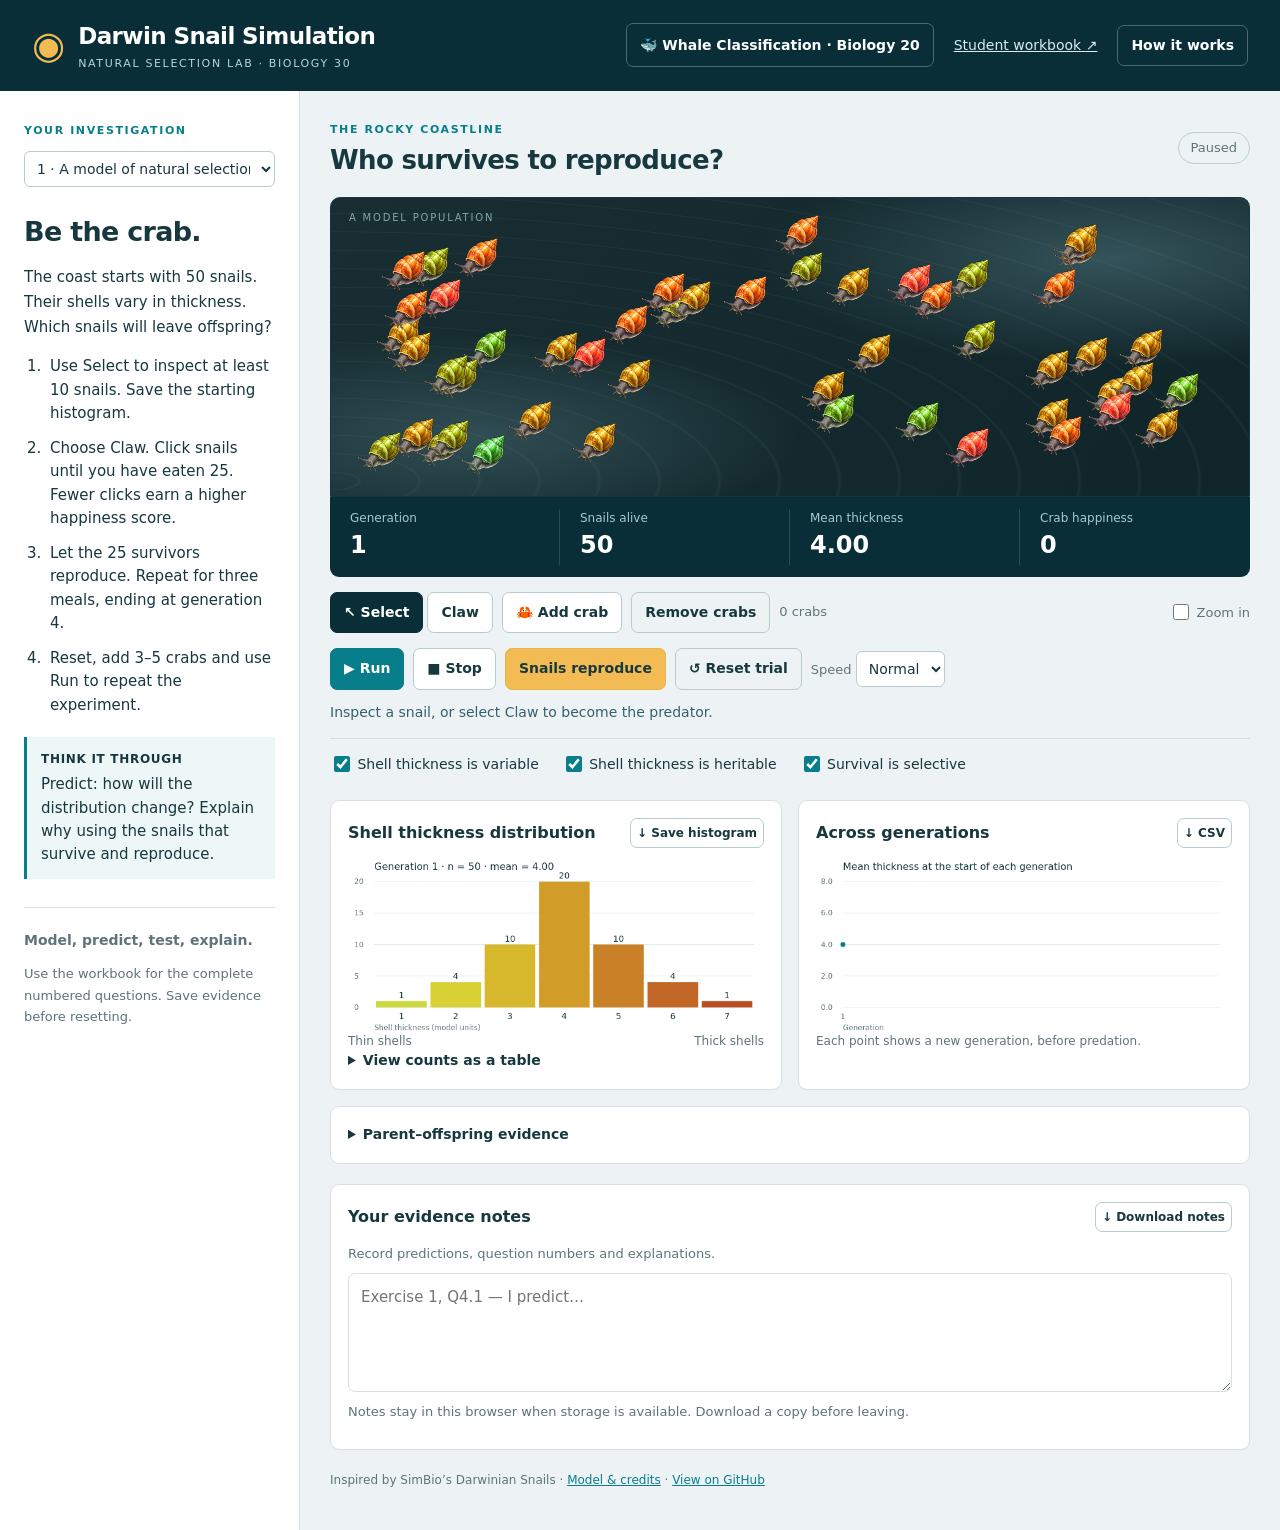
<file: index.html>
<!doctype html>
<html lang="en"><head><meta charset="utf-8"><meta name="viewport" content="width=device-width,initial-scale=1"><meta name="description" content="Explore variation, inheritance, natural selection and mutation in a classroom snail simulation."><title>Darwin Snail Simulation · Natural selection lab</title><link rel="icon" href="data:image/svg+xml,%3Csvg xmlns='http://www.w3.org/2000/svg' viewBox='0 0 32 32'%3E%3Crect width='32' height='32' rx='8' fill='%230b333b'/%3E%3Ccircle cx='16' cy='16' r='10' fill='%23f4bd58'/%3E%3Ccircle cx='17' cy='15' r='5' fill='none' stroke='%230b333b' stroke-width='2'/%3E%3C/svg%3E"><link rel="stylesheet" href="style.css"><script defer src="model.js"></script><script defer src="app.js"></script></head>
<body><header><div class="brand"><span class="brandmark">◉</span><div><strong>Darwin Snail Simulation</strong><small>NATURAL SELECTION LAB · BIOLOGY 30</small></div></div><nav aria-label="Resources"><a class="whale-activity-link" href="whales/index.html">🐳 Whale Classification · Biology 20</a><a href="Student_Lab.pdf" target="_blank">Student workbook ↗</a><button id="helpBtn" class="quiet">How it works</button></nav></header>
<div class="workspace"><aside class="guide"><label class="eyebrow" for="exercise">YOUR INVESTIGATION</label><select id="exercise"><option value="intro">Prelude · The real snails</option><option value="main" selected>1 · A model of natural selection</option><option value="requirements">2 · What does selection require?</option><option value="theory">3 · Build an explanation</option><option value="mutation">4 · Where variation comes from</option><option value="reflection">5 · What makes populations evolve?</option><option value="research">6 · Research challenge</option></select><div id="lesson"></div><div class="guide-footer"><span>Model, predict, test, explain.</span><p>Use the workbook for the complete numbered questions. Save evidence before resetting.</p></div></aside>
<main><section id="mainLab"><div class="section-heading"><div><span class="eyebrow">THE ROCKY COASTLINE</span><h1 id="labTitle">Who survives to reproduce?</h1></div><span class="pill" id="runState">Paused</span></div>
<div class="habitat" id="habitat" aria-label="Rocky coastline snail population"><div class="waterline"></div><div class="habitat-label">A MODEL POPULATION</div><div id="snails"></div><div id="crabs" aria-hidden="true"></div></div>
<div class="stats"><div><span>Generation</span><strong id="generation">1</strong></div><div><span>Snails alive</span><strong id="count">50</strong></div><div><span>Mean thickness</span><strong id="mean">4.00</strong></div><div><span>Crab happiness</span><strong id="score">0</strong></div></div>
<div class="toolbar"><div class="button-group" aria-label="Tool"><button id="selectTool" aria-pressed="true">↖ Select</button><button id="clawTool" aria-pressed="false">Claw</button></div><button id="addCrab">🦀 Add crab</button><button id="clearCrabs" class="quiet">Remove crabs</button><span id="crabCount">0 crabs</span><label class="zoom-label"><input id="zoom" type="checkbox"> Zoom in</label></div>
<div class="controls"><button class="primary" id="run">▶ Run</button><button id="stop">■ Stop</button><button class="accent" id="reproduce">Snails reproduce</button><button id="reset" class="quiet">↺ Reset trial</button><label>Speed <select id="speed"><option value="700">Normal</option><option value="180">Fast</option></select></label></div>
<p id="status" class="status" role="status">Inspect a snail, or select Claw to become the predator.</p>
<div class="experiment-settings" id="settings"><label><input type="checkbox" id="variable" checked> Shell thickness is variable</label><label><input type="checkbox" id="heritable" checked> Shell thickness is heritable</label><label><input type="checkbox" id="selective" checked> Survival is selective</label><label id="mutationLabel"><input type="checkbox" id="mutation"> Reproduce with mutation</label><div id="randomControls" hidden><button id="randomEat">Eat random snail(s)</button> <label>Number <select id="randomN"><option>1</option><option>25</option></select></label></div></div>
<div class="data-grid"><section class="card"><div class="card-heading"><h2>Shell thickness distribution</h2><button id="saveGraph" class="quiet">↓ Save histogram</button></div><canvas id="histogram" width="680" height="285" role="img" aria-label="Histogram of the living snails' shell thickness"></canvas><p class="chart-caption">Thin shells <span>Thick shells</span></p><details><summary>View counts as a table</summary><div id="histTable"></div></details></section><section class="card"><div class="card-heading"><h2>Across generations</h2><button id="exportCSV" class="quiet">↓ CSV</button></div><canvas id="trend" width="680" height="285" role="img" aria-label="Mean shell thickness at birth across generations"></canvas><p class="chart-caption">Each point shows a new generation, before predation.</p></section></div>
<details class="card" id="birthPanel"><summary>Parent–offspring evidence <span id="mutationSummary"></span></summary><p>Inspect each offspring before predation. A survivor never changes thickness in Exercises 1–5.</p><div class="table-scroll" id="birthTable"></div><button id="exportBirths">↓ Download all mutation events</button></details>
</section>
<section id="researchLab" hidden><div class="section-heading"><div><span class="eyebrow">EXERCISE 6 · MORE SNAILS</span><h1>Design your own experiment</h1></div><span class="pill" id="day">Day 0</span></div><p class="research-intro">Compare origins, raise offspring in the same environment, and separate crab cues from predation.</p><div class="coasts" id="coasts"></div><div class="transfer card"><h2>Move selected snails</h2><p>Click snails to select them; inspect their details below. Juveniles have a blue outline. Choose a tank, then transfer.</p><label>Destination <select id="destination"><option value="0">Tank 1</option><option value="1">Tank 2</option><option value="2">Tank 3</option><option value="3">Tank 4</option></select></label> <button id="transfer" class="primary">Transfer selected</button> <button id="clearSelection">Clear selection</button><p id="selectionDetails" role="status">No snails selected.</p></div><div class="tanks" id="tanks"></div><div class="controls"><button id="researchStep" class="primary">Advance 1 day</button><button id="researchRun">▶ Run days</button><button id="researchStop">■ Stop</button><button id="researchSave">↓ Save tank data</button><button id="researchReset" class="quiet">↺ Reset research</button></div><p class="status" id="researchStatus" role="status">Move adults or juveniles into tanks to begin. Coastlines are source samples; time advances inside the tanks.</p><details class="card"><summary>Tracked individuals and family history</summary><div class="table-scroll" id="researchIndividuals"></div><button id="researchIndividualsSave">↓ Download individual data</button></details></section>
<section class="card notebook"><div class="card-heading"><h2>Your evidence notes</h2><button id="downloadNotes" class="quiet">↓ Download notes</button></div><label for="notes">Record predictions, question numbers and explanations.</label><textarea id="notes" rows="4" placeholder="Exercise 1, Q4.1 — I predict…"></textarea><p id="notesStatus">Notes stay in this browser when storage is available. Download a copy before leaving.</p></section>
<footer>Inspired by SimBio’s Darwinian Snails · <a href="MODEL.md" target="_blank">Model &amp; credits</a> · <a href="https://github.com/pqltqj/snail_selection" target="_blank">View on GitHub</a></footer></main></div>
<dialog id="inspector"><button id="closeInspector" class="dialog-close" aria-label="Close snail details">×</button><img src="assets/snail.png" alt="Stylized snail illustration"><h2 id="snailName"></h2><div id="snailDetails"></div><button id="inspectNext">Inspect another snail</button></dialog>
<dialog id="help"><button id="closeHelp" class="dialog-close" aria-label="Close help">×</button><h2>How it works</h2><p><b>Select:</b> click a snail to inspect its shell and parent. <b>Claw:</b> click repeatedly to crack a shell. Thicker shells take more clicks.</p><p><b>Run:</b> snails move and added crabs feed. Predation pauses automatically at 25 survivors. Click <b>Snails reproduce</b> to create two offspring per survivor; the parents die.</p><p><b>Reset trial:</b> a new random trial with your current settings. Save evidence first. Changes to starting variation apply on reset.</p><p><b>Shell colours:</b> a visual key for thickness, not a claim about real snail colours. Thickness units are arbitrary. This model simplifies real biology.</p><p><b>Research:</b> select individuals, transfer them into tanks and advance days. Banded crabs supply cues without eating snails.</p><p>Downloads contain only data and notes you choose to save.</p></dialog>
</body></html>
</file>
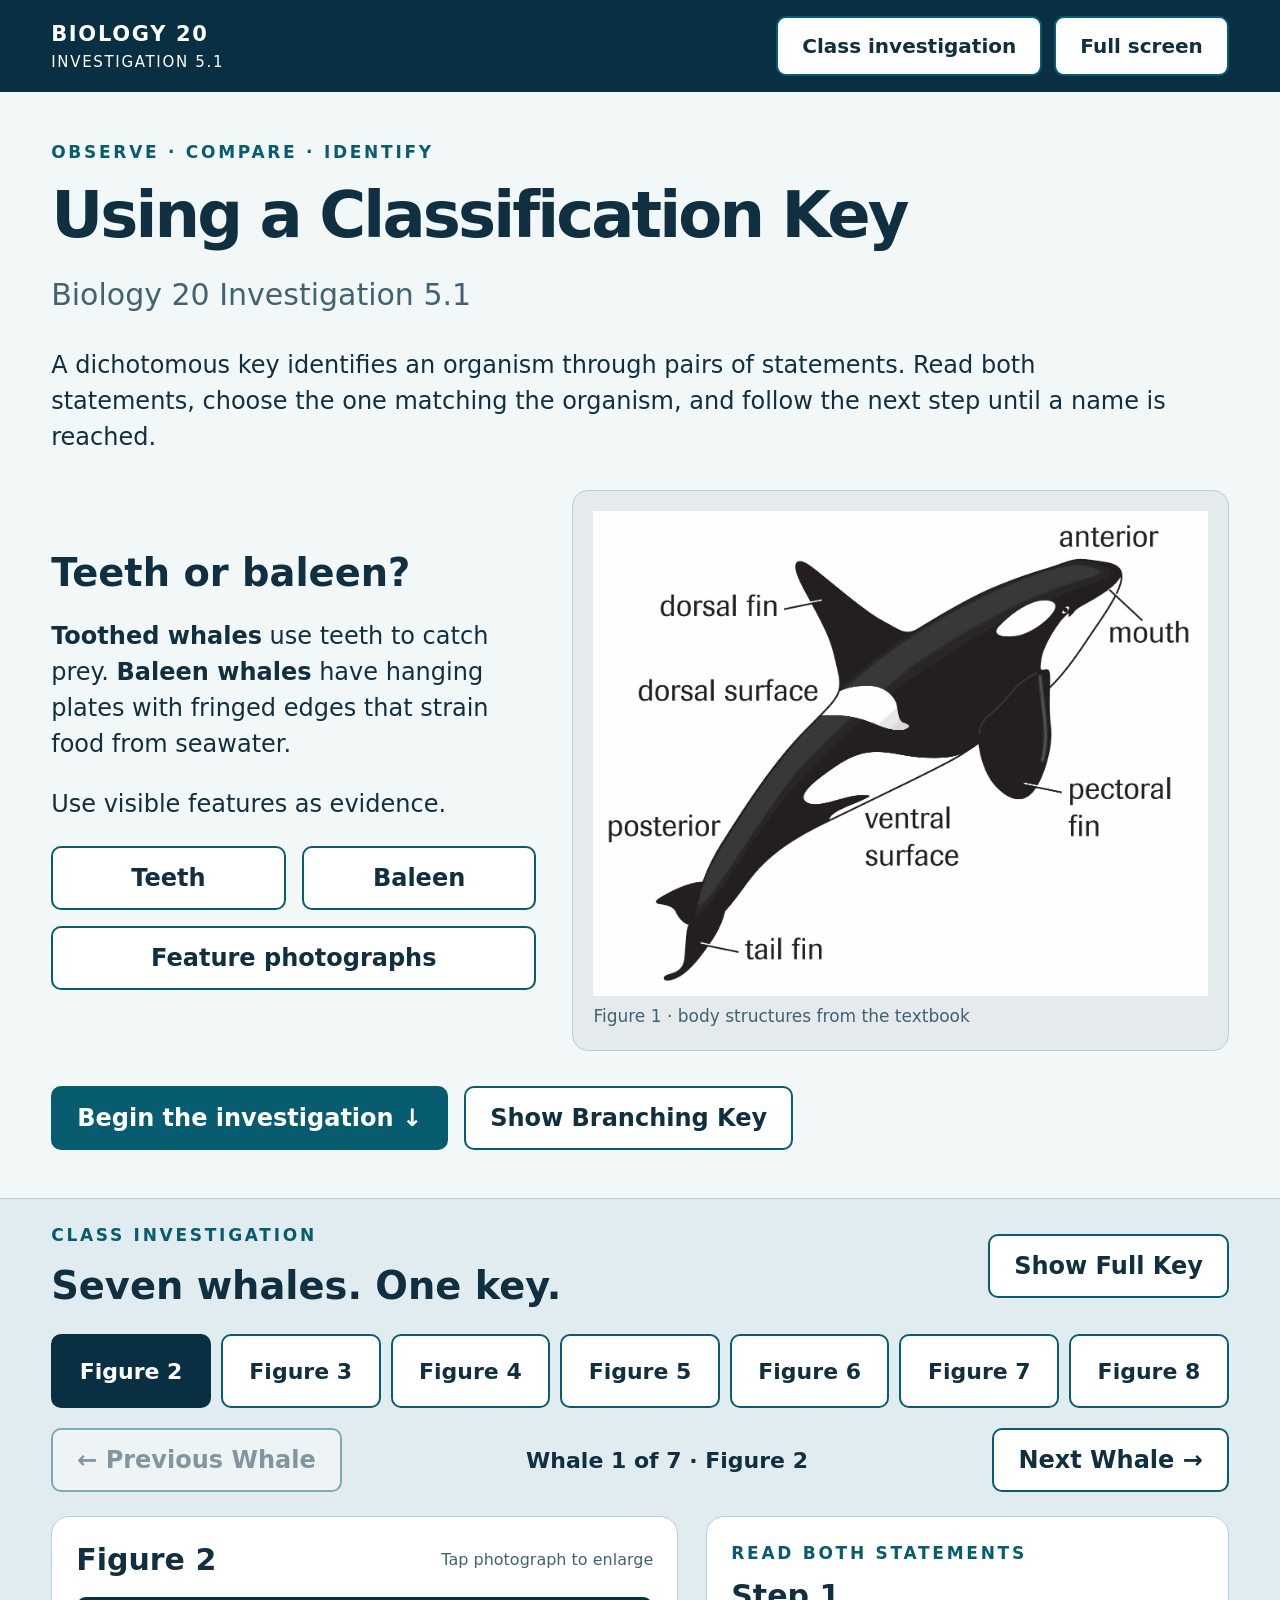
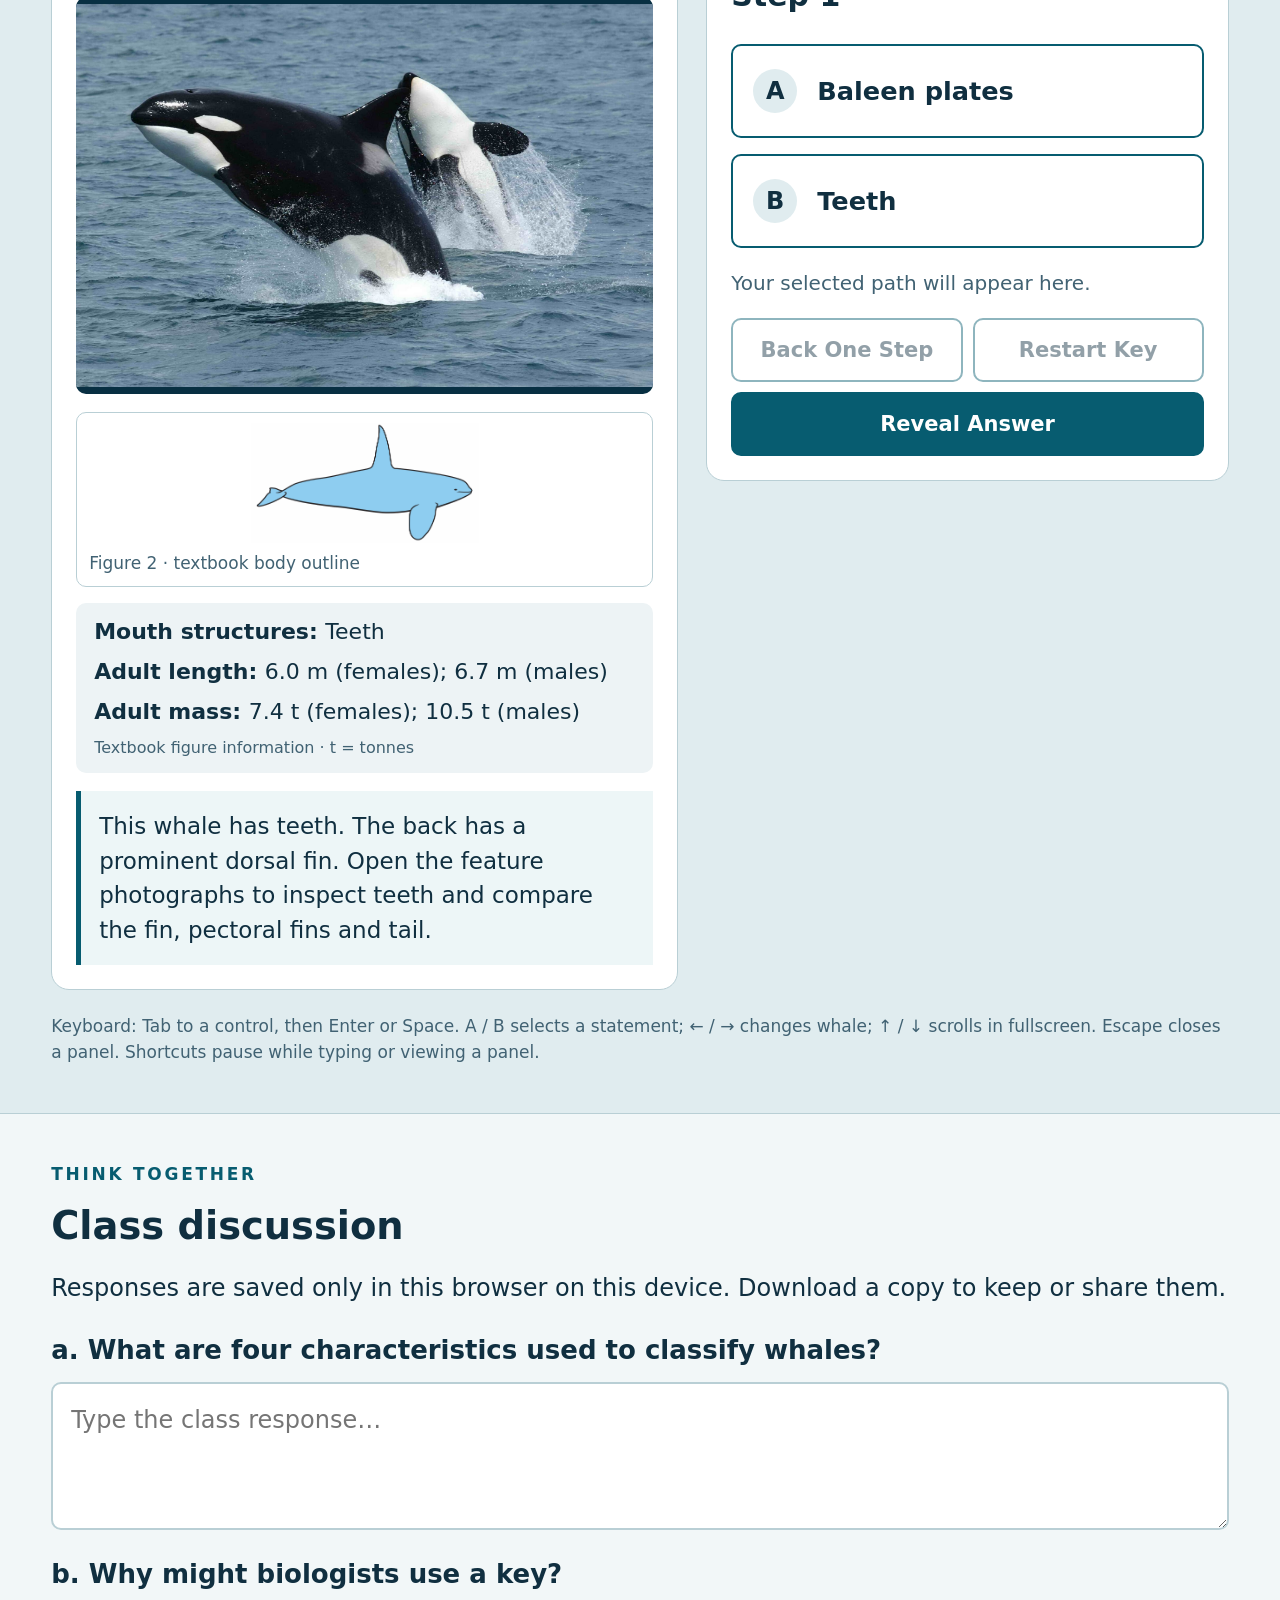
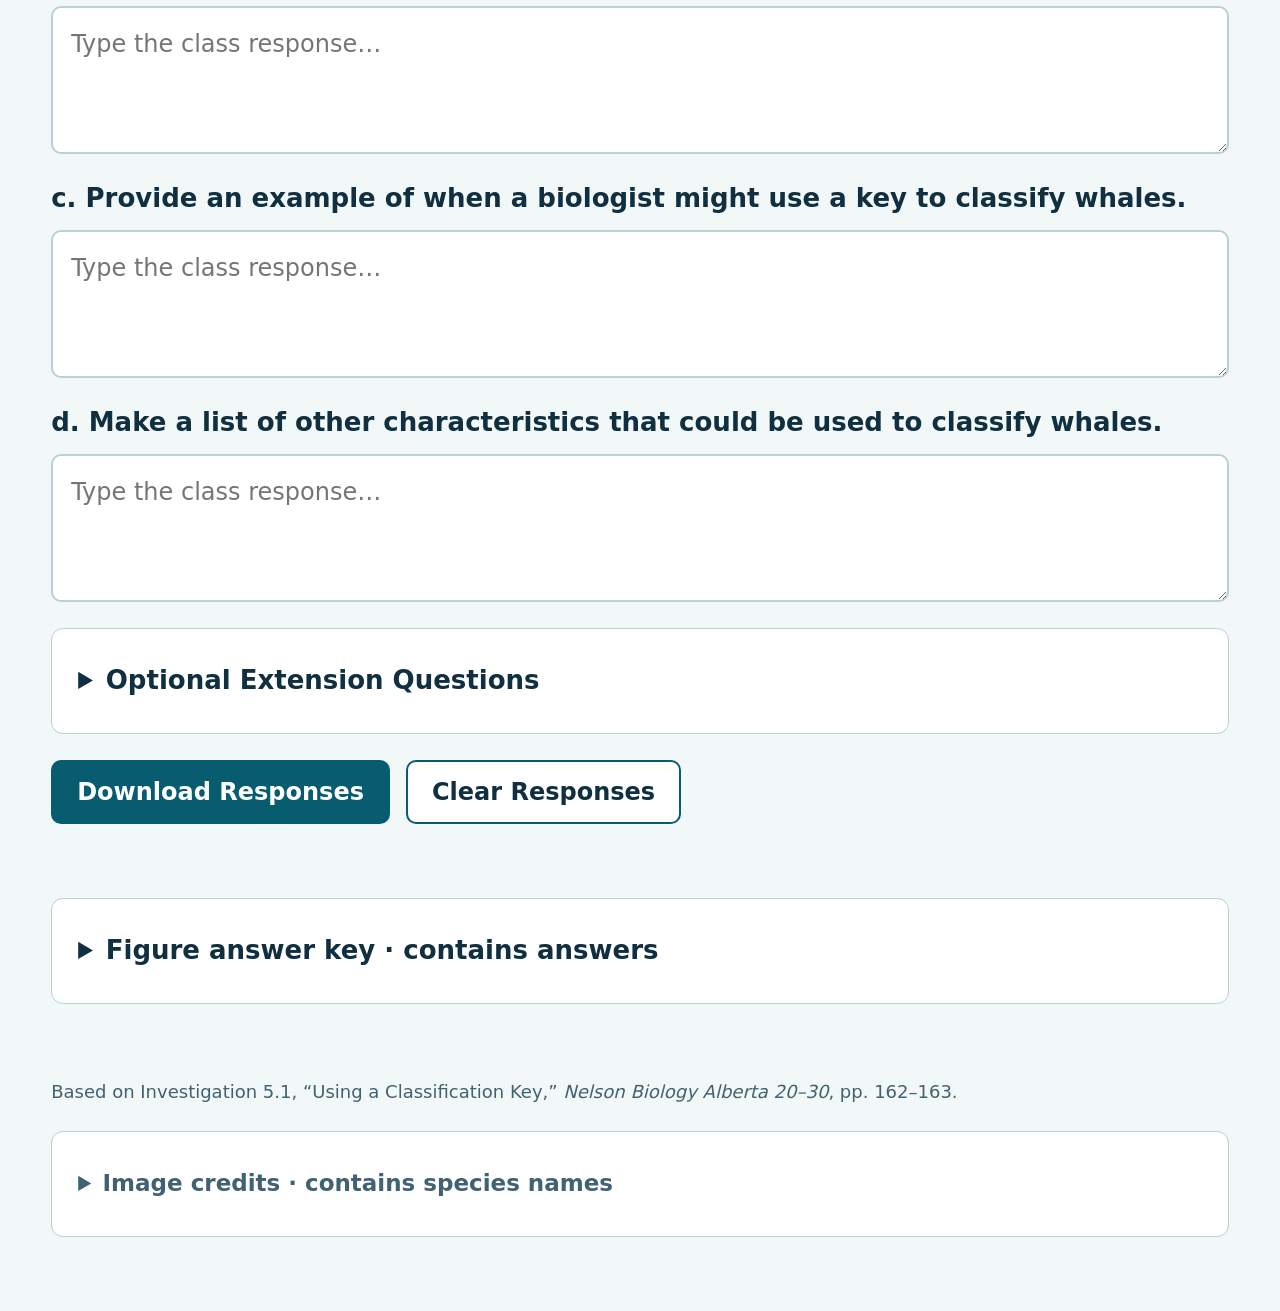
<file: whales/index.html>
<!doctype html>
<html lang="en"><head><meta charset="utf-8"><meta name="viewport" content="width=device-width,initial-scale=1"><meta name="color-scheme" content="only light"><title>Using a Classification Key | Biology 20</title><link rel="icon" type="image/svg+xml" href="assets/favicon.svg"><link rel="stylesheet" href="styles.css"><script src="assets/credits.js" defer></script><script src="script.js" defer></script></head>
<body>
<div id="presentation-viewport">
<header><a class="brand" href="#top">BIOLOGY 20 <span>INVESTIGATION 5.1</span></a><div class="header-actions"><a class="button" href="#investigation">Class investigation</a><button id="fullscreen">Full screen</button></div></header>
<main id="top">
<section class="opening"><p class="eyebrow">OBSERVE · COMPARE · IDENTIFY</p><h1>Using a Classification Key</h1><p class="subtitle">Biology 20 Investigation 5.1</p><p>A dichotomous key identifies an organism through pairs of statements. Read both statements, choose the one matching the organism, and follow the next step until a name is reached.</p><div class="intro-grid"><article><h2>Teeth or baleen?</h2><p><strong>Toothed whales</strong> use teeth to catch prey. <strong>Baleen whales</strong> have hanging plates with fringed edges that strain food from seawater.</p><p>Use visible features as evidence.</p><div class="comparison-buttons"><button id="show-teeth">Teeth</button><button id="show-baleen">Baleen</button></div><button id="detail" class="features-opening">Feature photographs</button></article><figure class="diagram"><img src="assets/textbook-body-diagram.png" alt="Labelled orca diagram: anterior at the head, posterior at the tail, dorsal above, ventral below, mouth at the head, dorsal fin on the back, pectoral fin on the side, tail fin at the rear."><figcaption>Figure 1 · body structures from the textbook</figcaption></figure></div><div class="opening-actions"><a class="button primary" href="#investigation">Begin the investigation ↓</a><button id="branchkey">Show Branching Key</button></div></section>
<section id="investigation" aria-labelledby="investigation-title"><div class="section-title"><div><p class="eyebrow">CLASS INVESTIGATION</p><h2 id="investigation-title">Seven whales. One key.</h2></div><button id="fullkey">Show Full Key</button></div><nav id="cards" aria-label="Select whale figure"></nav>
<div class="navigation"><button id="previous">← Previous Whale</button><p id="progress"></p><button id="next">Next Whale →</button></div>
<div class="workspace"><div class="photo-panel"><div class="photo-heading"><h3 id="figure"></h3><span>Tap photograph to enlarge</span></div><button class="photo-button" id="enlarge" aria-label="Enlarge current whale photograph"><img id="whale-photo" src="assets/photo-00.jpg" alt="Two whales breaching, with heads, back fins and side fins visible."></button><figure class="body-outline"><button id="enlarge-outline" aria-label="Enlarge textbook body outline"><img id="whale-outline" src="assets/outline-02.png" alt="Textbook body outline for Figure 2, showing the head, fins and tail."></button><figcaption id="outline-caption">Figure 2 · textbook body outline</figcaption></figure><div id="figure-facts" class="figure-facts" aria-label="Whale figure information"></div><div id="clue-content" class="clue"></div></div>
<div class="key-panel"><p class="eyebrow">READ BOTH STATEMENTS</p><h3 id="step" tabindex="-1"></h3><div id="choices"></div><div id="trail" aria-label="Selected key path"></div><div class="key-actions"><button id="back">Back One Step</button><button id="restart">Restart Key</button><button id="reveal" class="primary">Reveal Answer</button></div><div id="answer" class="answer" aria-live="polite" hidden></div></div></div>
<p class="keyboard-note">Keyboard: Tab to a control, then Enter or Space. A / B selects a statement; ← / → changes whale; ↑ / ↓ scrolls in fullscreen. Escape closes a panel. Shortcuts pause while typing or viewing a panel.</p></section>
<section id="discussion"><p class="eyebrow">THINK TOGETHER</p><h2>Class discussion</h2><p>Responses are saved only in this browser on this device. Download a copy to keep or share them.</p><div id="questions"></div><details class="extension"><summary>Optional Extension Questions</summary><p>Independent research and key-building activities.</p><div id="extensions"></div></details><div class="response-actions"><button id="download" class="primary">Download Responses</button><button id="clear">Clear Responses</button><span id="save-status" role="status"></span></div></section>
<section class="teacher"><details><summary>Figure answer key · contains answers</summary><h2>Figure answer key</h2><div id="teacher-key"></div></details></section>
<footer><p>Based on Investigation 5.1, “Using a Classification Key,” <cite>Nelson Biology Alberta 20–30</cite>, pp. 162–163.</p><details id="credits"><summary>Image credits · contains species names</summary><p>Figure 1 and the seven whale body outlines are extracted directly from <cite>Nelson Biology Alberta 20–30</cite>, pp. 162–163, from the provided textbook PDF.</p><div id="credit-list"></div></details></footer>
</main>
<div id="confetti" aria-hidden="true"></div>
<div id="presentation-scrollbar" role="scrollbar" aria-label="Scroll presentation" aria-controls="top" aria-orientation="vertical" aria-valuemin="0" aria-valuemax="100" aria-valuenow="0" tabindex="0" hidden><div id="presentation-thumb"><span></span><span></span><span></span></div></div>
<dialog id="key-dialog"><div class="dialog-bar"><h2>Full classification key</h2><button data-close>Close</button></div><button id="branchkey-reference">View as Branching Key</button><div id="key-reference"></div></dialog>
<dialog id="branch-dialog"><div class="dialog-bar"><h2>Branching classification key</h2><button data-close>Close</button></div><div class="branch-toolbar"><a id="print-key" class="button" href="assets/classification-key.pdf" target="_blank" rel="noopener">Print / Save PDF</a><button id="key-size">Enlarge Key</button></div><div class="branch-chart"><img src="assets/branching-key.svg" alt="Branching whale classification key. The same complete key is also available through Show Full Key."></div></dialog>
<dialog id="photo-dialog" class="lightbox"><div class="dialog-bar"><h2 id="lightbox-title">Whale photograph</h2><button data-close>Close</button></div><img id="lightbox-photo" alt=""><p id="lightbox-caption"></p></dialog>
<dialog id="detail-dialog"><div class="dialog-bar"><h2>Whale features · look closely</h2><button data-close>Close</button></div><p>Use these views to compare features. Tap any photograph to enlarge.</p><div id="detail-gallery"></div></dialog>
<dialog id="clear-dialog"><div class="dialog-bar"><h2>Clear class responses?</h2><button data-close>Cancel</button></div><p>This removes all six responses from this browser. Download a copy first if you want to keep them.</p><button id="confirm-clear" class="primary">Clear all responses</button></dialog>
</div>
<section id="print-key-sheet"><h1>Using a Classification Key</h1><p>Biology 20 Investigation 5.1</p><img src="assets/branching-key.svg" alt="Complete branching whale key"><h2>Class discussion</h2><ol type="a"><li>What are four characteristics used to classify whales?</li><li>Why might biologists use a key?</li><li>Provide an example of when a biologist might use a key to classify whales.</li><li>Make a list of other characteristics that could be used to classify whales.</li></ol><p class="print-source">Based on Nelson Biology Alberta 20–30, Investigation 5.1, pp. 162–163.</p></section>
<noscript><p>Enable JavaScript to use the key and save responses.</p></noscript>
</body></html>
</file>
<file: style.css>
:root{--ink:#17383e;--teal:#087e8b;--deep:#092e38;--gold:#f2bb53;--line:#d6e0e3;--muted:#5e747a;--paper:#fff;--bg:#edf3f5}*{box-sizing:border-box}body{margin:0;background:var(--bg);color:var(--ink);font:16px/1.55 system-ui,-apple-system,Segoe UI,sans-serif}button,select,input,textarea{font:inherit}button,a,select,input{touch-action:manipulation}button{cursor:pointer;border:1px solid #b9cbd0;border-radius:7px;padding:9px 13px;background:#fff;color:var(--ink);font-size:14px;font-weight:650}button:hover{background:#eaf4f6;border-color:var(--teal)}button:disabled{opacity:.45;cursor:not-allowed}button:focus-visible,a:focus-visible,select:focus-visible,summary:focus-visible{outline:3px solid #edaa27;outline-offset:3px}button[aria-pressed=true]{background:var(--deep);color:white;border-color:var(--deep)}a{color:var(--teal)}header{background:var(--deep);color:white;min-height:86px;padding:16px 32px;display:flex;align-items:center;justify-content:space-between;gap:20px}.brand{display:flex;align-items:center;gap:13px}.brandmark{font-size:38px;color:var(--gold)}.brand strong{font-size:23px;letter-spacing:-.6px}.brand small{display:block;font-size:11px;letter-spacing:1.65px;color:#b7d5d9}nav{display:flex;align-items:center;gap:20px}nav a{color:#d9ecee;font-size:14px}nav button.quiet{color:white;border-color:#4c6971}.workspace{display:grid;grid-template-columns:300px minmax(0,1fr);max-width:1600px;margin:auto}.guide{background:#fff;border-right:1px solid var(--line);padding:26px 24px}.eyebrow{font-size:11px;font-weight:800;letter-spacing:1.6px;color:var(--teal)}select{border:1px solid #b9cbd0;border-radius:6px;padding:8px;background:#fff;color:var(--ink);max-width:100%;font-size:14px}.guide select{margin:9px 0 24px;width:100%}.guide h2{font-size:27px;line-height:1.2;letter-spacing:-.7px;margin:5px 0 17px}.guide p{font-size:15px;line-height:1.65}.guide ol{padding-left:22px}.guide li{padding-left:4px;margin:12px 0;font-size:15px}.prompt{background:#eef7f8;border-left:3px solid var(--teal);padding:13px 14px;margin:20px 0;font-size:15px}.prompt strong{display:block;font-size:12px;letter-spacing:.7px;margin-bottom:5px}.guide-footer{border-top:1px solid var(--line);margin-top:28px;padding-top:20px;color:var(--muted)}.guide-footer span{font-size:14px;font-weight:700}.guide-footer p{font-size:13px}main{padding:25px 30px;min-width:0}.section-heading{display:flex;align-items:center;justify-content:space-between;gap:12px;margin-bottom:17px}h1{font-size:26px;letter-spacing:-.65px;line-height:1.2;margin:4px 0}h2{font-size:16px;margin:0}p{margin:10px 0}.pill{border:1px solid #bdcfd3;border-radius:20px;padding:5px 12px;font-size:13px;color:var(--muted);white-space:nowrap}.habitat{height:300px;position:relative;overflow:hidden;border-radius:10px 10px 0 0;background:radial-gradient(ellipse at 15% 80%,#304e54 0,transparent 30%),radial-gradient(ellipse at 85% 20%,#34535a 0,transparent 32%),linear-gradient(125deg,#182e32,#10252a);border:1px solid #15383f}.waterline{position:absolute;inset:0;background:repeating-radial-gradient(ellipse at 0% 95%,transparent 0 26px,#7eaba711 28px 29px,transparent 31px 60px);pointer-events:none}.habitat-label{position:absolute;left:18px;top:12px;color:#83a6a9;font-size:10px;letter-spacing:1.8px}.snail{position:absolute;border:none;background:transparent!important;width:45px;height:45px;padding:0;transform:translate(-50%,-50%);transition:left .8s linear,top .8s linear;cursor:pointer;border-radius:50%}.snail img{width:100%;height:100%;object-fit:contain;filter:var(--filter);pointer-events:none}.snail:hover{outline:2px solid #fff8;z-index:5}.snail .snail-badge{position:absolute;right:-3px;bottom:-2px;color:#fff;font-size:11px;line-height:16px;background:#102830;border-radius:8px;min-width:16px;display:none}.snail:focus .snail-badge,.snail:hover .snail-badge,.habitat.zoom .snail-badge{display:block}.habitat.zoom .snail{width:59px;height:59px}.crab-icon{font-size:44px;position:absolute;bottom:8px;filter:drop-shadow(0 3px 2px #0005)}.stats{background:var(--deep);color:white;display:grid;grid-template-columns:repeat(4,1fr);border-radius:0 0 9px 9px;padding:12px 0}.stats>div{padding:0 20px;border-right:1px solid #ffffff24}.stats>div:last-child{border:0}.stats span{display:block;font-size:12px;color:#a9c9cf}.stats strong{font-size:24px;font-weight:550}.toolbar,.controls{display:flex;align-items:center;gap:9px;flex-wrap:wrap;margin-top:15px}.button-group{display:flex;gap:4px}.quiet{background:transparent}.toolbar>span,.zoom-label,.controls label{font-size:13px;color:var(--muted)}.zoom-label{margin-left:auto}.primary{background:var(--teal);border-color:var(--teal);color:#fff}.primary:hover{background:#086875;color:white}.accent{background:var(--gold);border-color:#e7b34d}.status{font-size:14px;min-height:24px;color:#35606a;margin:12px 0}.experiment-settings{display:flex;flex-wrap:wrap;gap:10px 23px;padding:14px 0;border-top:1px solid var(--line);font-size:14px}input[type=checkbox]{accent-color:var(--teal);width:16px;height:16px;vertical-align:-3px}.data-grid{display:grid;grid-template-columns:1fr 1fr;gap:16px;margin-top:10px}.card{background:white;border:1px solid var(--line);border-radius:9px;padding:17px;margin-bottom:16px;min-width:0}.card-heading{display:flex;align-items:center;justify-content:space-between;gap:8px;margin-bottom:9px}.card-heading button{font-size:12px;padding:5px 6px;white-space:nowrap}canvas{display:block;width:100%;height:auto}.chart-caption{font-size:12px;color:var(--muted);margin:0}.chart-caption span{float:right}summary{cursor:pointer;font-weight:650;font-size:14px}details p{font-size:14px}.table-scroll{overflow:auto;max-height:310px}table{border-collapse:collapse;width:100%;font-size:13px;text-align:left}th,td{padding:7px 9px;border-bottom:1px solid var(--line);white-space:nowrap}th{background:#f2f7f8}textarea{display:block;width:100%;resize:vertical;margin-top:7px;padding:12px;border:1px solid var(--line);border-radius:7px;color:var(--ink);font-size:15px}.notebook{margin-top:20px}.notebook label,.notebook p{font-size:13px;color:var(--muted)}footer{font-size:12px;color:var(--muted);padding:5px 0 15px}dialog{border:0;border-radius:14px;padding:30px;max-width:520px;width:calc(100% - 32px);color:var(--ink);box-shadow:0 25px 100px #082a3b55}dialog::backdrop{background:#07282faa}dialog h2{font-size:25px}.dialog-close{position:absolute;right:12px;top:10px;border:0;font-size:24px;padding:0 8px}#inspector img{width:150px;height:140px;object-fit:contain;display:block;margin:0 auto 16px}#snailDetails{margin:16px 0}.coasts,.tanks{display:grid;grid-template-columns:1fr 1fr;gap:16px}.population-box{background:white;border:1px solid var(--line);border-radius:9px;padding:15px;margin-bottom:5px;min-width:0}.population-box h2{margin-bottom:6px}.small-habitat{display:flex;align-content:flex-start;flex-wrap:wrap;gap:3px;background:#17353b;border-radius:7px;min-height:110px;max-height:210px;overflow:auto;padding:9px;margin:10px 0}.research-snail{width:37px;height:39px;padding:1px;position:relative;background:transparent;border:2px solid transparent}.research-snail img{width:100%;height:100%;object-fit:contain;filter:var(--filter)}.research-snail.juvenile{border-color:#61bcff}.research-snail[aria-pressed=true]{background:#d9ad39;border-color:#ffe083}.research-snail:hover{background:#42666f}.research-snail span{position:absolute;bottom:-1px;right:0;font-size:10px;background:#132f36;color:white;padding:0 2px;line-height:12px}.mini-stats{font-size:13px;color:var(--muted)}.population-box select{margin:6px 0}.population-box .small-controls{display:flex;gap:5px;flex-wrap:wrap}.population-box .small-controls button{font-size:12px;padding:4px 8px}.transfer{margin-top:16px}.transfer p,.research-intro{font-size:14px}.research-bar{display:flex;height:35px;align-items:flex-end;gap:2px;margin:10px 0}.research-bar i{flex:1;background:#138896;min-width:3px;display:block}.research-empty{color:#acc4c8;font-size:13px;margin:20px}.mut-up{color:#08766a}.mut-down{color:#a04846}[hidden]{display:none!important}
@media(min-width:1400px){.habitat{height:340px}.guide{padding:30px}.workspace{grid-template-columns:330px minmax(0,1fr)}}@media(max-width:1000px){.workspace{grid-template-columns:245px minmax(0,1fr)}main{padding:20px}.guide{padding:20px 16px}.data-grid{grid-template-columns:1fr}.stats>div{padding:0 12px}.toolbar{gap:6px}.zoom-label{margin-left:0}h1{font-size:23px}}@media(max-width:720px){header{padding:14px 16px;flex-wrap:wrap;gap:10px}.brand strong{font-size:21px}nav{gap:14px}.workspace{display:block}.guide{border-right:0;border-bottom:1px solid var(--line);padding:18px}.guide select{margin-bottom:10px}.guide h2{font-size:23px}.guide-footer{display:none}.guide ol{margin:8px 0}.guide li{margin:6px 0}main{padding:18px 12px}.coasts,.tanks{grid-template-columns:1fr}.habitat{height:310px}.snail{width:36px;height:36px}.stats>div{padding:0 8px}.stats strong{font-size:22px}.stats span{font-size:11px}.section-heading{align-items:flex-start}.controls button{flex:1 0 auto}.controls label{flex-basis:100%}.card-heading{flex-wrap:wrap}.data-grid{gap:0}.eyebrow{font-size:10px}}@media(prefers-reduced-motion:reduce){*{transition:none!important}}

/* Navigation to the Biology 20 activity on the same site. */
header nav{flex-wrap:wrap;justify-content:flex-end}
.whale-activity-link{display:inline-flex;align-items:center;min-height:44px;padding:8px 13px;border:1px solid #4c6971;border-radius:7px;color:#fff;text-decoration:none;font-weight:650}
@media(max-width:720px){header nav{justify-content:flex-start}}
</file>
<file: whales/styles.css>
:root{color-scheme:only light;--ink:#102f40;--muted:#416273;--ocean:#075c70;--deep:#082f42;--paper:#f2f7f8;--line:#b9cfd5;--gold:#ffd47b}*{box-sizing:border-box}html{scroll-behavior:auto;scroll-padding-top:100px}body{margin:0;background:var(--paper);color:var(--ink);font:24px/1.5 system-ui,-apple-system,Segoe UI,sans-serif}button,a,summary,textarea{-webkit-tap-highlight-color:transparent}button,.button{font:inherit;font-weight:650;min-height:64px;padding:12px 24px;border:2px solid var(--ocean);border-radius:10px;background:white;color:var(--ink);cursor:pointer;display:inline-flex;align-items:center;justify-content:center;text-align:center;text-decoration:none;touch-action:manipulation}button:disabled{opacity:.45;cursor:default}button:focus-visible,a:focus-visible,summary:focus-visible,textarea:focus-visible{outline:4px solid #b35a00;outline-offset:4px}button:active,.button:active{background:#d7edf1}.primary{background:var(--ocean);color:white}.primary:active{background:var(--deep)}header{padding:16px 4%;display:flex;align-items:center;justify-content:space-between;gap:20px;background:var(--deep);color:white}.brand{font-size:21px;letter-spacing:.08em;font-weight:800;text-decoration:none;color:white}.brand span{display:block;font-size:15px;font-weight:500}.header-actions{display:flex;gap:12px}header button,header .button{font-size:20px;min-height:60px}main{max-width:1800px;margin:auto}section,footer{padding:48px 4%}h1,h2,h3,p{margin-top:0}h1{font-size:clamp(48px,5vw,90px);line-height:1.04;letter-spacing:-.045em;margin-bottom:24px}h2{font-size:clamp(32px,3vw,48px);line-height:1.15;margin-bottom:22px}h3{font-size:30px;line-height:1.25}.opening>p{max-width:1130px}.eyebrow{font-size:17px;letter-spacing:.16em;font-weight:800;color:var(--ocean);margin-bottom:16px}.subtitle{font-size:30px;color:var(--muted)}.intro-grid{display:grid;grid-template-columns:.85fr 1.15fr;gap:36px;align-items:center;margin:35px 0}.diagram{margin:0;padding:20px;background:white;border-radius:16px;border:1px solid var(--line)}.diagram img{width:100%;display:block}figcaption{font-size:17px;color:var(--muted);margin-top:8px}#investigation{background:#e0ecef;border-top:1px solid var(--line);border-bottom:1px solid var(--line)}.section-title,.navigation,.photo-heading,.dialog-bar{display:flex;align-items:center;justify-content:space-between;gap:16px}.section-title h2{margin:0}#cards{display:grid;grid-template-columns:repeat(7,1fr);gap:10px;margin:26px 0 20px}#cards button{padding:10px;min-height:74px;font-size:22px}#cards button[aria-current=true]{background:var(--deep);color:white;border-color:var(--deep)}.navigation{margin-bottom:24px}.navigation p{margin:0;font-size:22px;font-weight:700}.workspace{display:grid;grid-template-columns:1.2fr 1fr;gap:28px;align-items:start}.photo-panel,.key-panel{background:white;border-radius:18px;padding:24px;border:1px solid var(--line)}.photo-heading h3{margin:0}.photo-heading span{font-size:16px;color:var(--muted)}.photo-button{border:0;background:var(--deep);padding:0;width:100%;height:clamp(250px,31vw,480px);margin:18px 0;overflow:hidden;border-radius:10px}.photo-button img{width:100%;height:100%;object-fit:contain}.feature-controls{display:flex;gap:12px;flex-wrap:wrap}.feature-controls button{font-size:21px;flex:1}.clue{padding:18px;background:#edf6f7;border-left:5px solid var(--ocean);margin-top:18px;font-size:23px}.key-panel .eyebrow{margin-bottom:10px}#choices{display:grid;gap:16px}#choices button{min-height:94px;justify-content:flex-start;text-align:left;font-size:clamp(24px,2vw,34px);line-height:1.2;padding:20px;gap:20px}#choices .letter{font-size:24px;border-radius:50%;background:#e0ecef;min-width:44px;height:44px;display:grid;place-items:center}.key-actions{display:flex;flex-wrap:wrap;gap:10px}.key-actions button{font-size:21px;flex:1;padding:12px 16px}.key-actions #reveal{flex-basis:100%}#trail{font-size:20px;color:var(--muted);margin:20px 0;min-height:30px}.trail-item{display:block;margin:6px 0}#answer{border-top:2px solid var(--line);padding-top:20px;margin-top:20px;font-size:23px}#answer h3{margin-bottom:8px}.result-pending{padding:22px;background:#edf6f7;font-size:26px}.keyboard-note{font-size:17px;color:var(--muted);margin:24px 0 0}.question{display:block;margin:25px 0}.question label{display:block;font-size:26px;font-weight:650;margin-bottom:12px}textarea{font:inherit;color:var(--ink);width:100%;min-height:135px;padding:18px;border:2px solid var(--line);border-radius:10px;resize:vertical;display:block;background:white;line-height:1.5}.response-actions{display:flex;gap:16px;align-items:center;flex-wrap:wrap}#save-status{font-size:18px}details{border:1px solid var(--line);border-radius:12px;background:white;padding:22px 26px;margin:26px 0}summary{cursor:pointer;font-weight:750;font-size:26px;min-height:60px;display:list-item;align-content:center}details[open]>summary{margin-bottom:24px}.teacher{padding-top:0;padding-bottom:0}footer{font-size:18px;color:var(--muted)}footer summary{font-size:23px}.credit{padding:20px 0;border-bottom:1px solid var(--line);overflow-wrap:anywhere}.credit p{margin-bottom:6px}a{color:var(--ocean)}dialog{border:0;border-radius:16px;padding:30px;width:min(1300px,94vw);max-height:92vh;color:var(--ink);background:var(--paper);overflow:auto;box-shadow:0 16px 80px #0006}dialog::backdrop{background:#041c2cde}.dialog-bar{position:sticky;top:-30px;background:var(--paper);padding:12px 0;z-index:1}.dialog-bar h2{margin:0;font-size:34px}.dialog-bar button{min-width:110px}.key-reference-step{padding:18px 0;border-bottom:1px solid var(--line)}.key-reference-step h3{margin-bottom:8px}.key-reference-step p{margin-bottom:8px;font-size:27px}.lightbox{width:96vw}.lightbox>img{width:100%;max-height:71vh;object-fit:contain;background:var(--deep)}#detail-gallery{display:grid;grid-template-columns:repeat(3,1fr);gap:20px}#detail-gallery img{width:100%;height:260px;object-fit:contain;background:var(--deep)}#detail-gallery button{padding:0;width:100%;border:0;display:block}#detail-gallery h3{margin:16px 0 10px;font-size:25px}#detail-gallery p{font-size:21px}#presentation-viewport:fullscreen #investigation{min-height:100vh}#presentation-viewport:fullscreen{overflow:auto}[hidden]{display:none!important}@media(min-width:1600px){.workspace{grid-template-columns:1.3fr 1fr}.photo-button{height:450px}}@media(max-width:1050px){body{font-size:21px}section,footer{padding:32px 3%}.workspace{gap:16px;grid-template-columns:1.05fr 1fr}.photo-panel,.key-panel{padding:18px}.photo-heading span{display:none}#choices button{font-size:25px;padding:16px;min-height:94px}.key-actions button{font-size:19px}#cards button{font-size:19px}.navigation button{font-size:20px;padding:12px}.intro-grid{grid-template-columns:1fr}.photo-button{height:300px}#detail-gallery{grid-template-columns:1fr 1fr}}@media(max-width:720px){header{align-items:flex-start;flex-wrap:wrap}.header-actions{width:100%}.header-actions>*{flex:1}.workspace{grid-template-columns:1fr}.photo-button{height:280px}#cards{grid-template-columns:repeat(4,1fr)}.navigation{flex-wrap:wrap}.navigation p{order:-1;width:100%;text-align:center}.navigation button{flex:1}.section-title{align-items:flex-start;flex-direction:column}#detail-gallery{grid-template-columns:1fr}dialog{padding:20px}.dialog-bar{top:-20px}.dialog-bar h2{font-size:26px}.feature-controls button{font-size:20px}.opening h1{font-size:50px}}

/* Keep the investigation and paired choices within a classroom viewport. */
html{scroll-padding-top:0}#investigation{padding-top:24px}#step:focus{outline:none}@media(min-width:721px) and (max-height:850px){#investigation{padding-top:18px}.section-title .eyebrow{margin-bottom:8px}.section-title h2{font-size:32px}#cards{margin:16px 0 12px}#cards button{min-height:64px}.navigation{margin-bottom:16px}.photo-panel,.key-panel{padding:18px}.photo-button{height:280px;margin:14px 0}.key-panel .eyebrow{margin-bottom:8px}#step{margin-bottom:16px}#choices{gap:12px}#choices button{min-height:86px;font-size:25px}#trail{margin:14px 0}.key-actions button{font-size:19px;padding:12px}.photo-heading h3{font-size:27px}.keyboard-note{margin-top:16px}}

/* Explicit light surfaces override the browser fullscreen canvas. */
html,body{color-scheme:only light;background-color:var(--paper)}
#presentation-viewport:fullscreen{background-color:var(--paper);color:var(--ink);width:100%;height:100%;overflow:auto}
#presentation-viewport:fullscreen::backdrop{background-color:var(--paper)}

.body-outline{margin:0 0 16px;padding:10px 12px;background:white;border:1px solid var(--line);border-radius:10px}
.body-outline button{display:block;width:100%;padding:0;border:0;background:white;height:120px;min-height:60px}
.body-outline img{display:block;width:100%;height:100%;object-fit:contain}
.body-outline figcaption{margin-top:8px;font-size:17px}

.opening h1{white-space:nowrap;font-size:clamp(24px,5vw,90px);letter-spacing:-.045em}
.comparison-buttons{display:flex;gap:16px;margin-top:24px}.comparison-buttons button{flex:1;min-width:120px}
@media(max-width:720px){.opening h1{font-size:clamp(24px,5vw,36px);letter-spacing:-.05em}}
@media(max-width:380px){#cards{grid-template-columns:repeat(3,minmax(0,1fr))}#cards button{min-width:0;padding:10px 5px}}

.features-opening{width:100%;margin-top:16px}
.opening-actions{display:flex;gap:16px;flex-wrap:wrap;align-items:center}

/* Broad native scroll controls for smartboard presentation. */
html,body,dialog,.branch-chart{touch-action:pan-x pan-y pinch-zoom;scrollbar-width:auto}
#presentation-viewport:fullscreen{overflow-y:scroll;scrollbar-gutter:stable;overscroll-behavior-y:contain}
::-webkit-scrollbar{width:24px;height:24px}
::-webkit-scrollbar-track{background:#d8e6ea}
::-webkit-scrollbar-thumb{background:#075c70;border:4px solid #d8e6ea;border-radius:12px;min-height:70px}
::-webkit-scrollbar-corner{background:#d8e6ea}
#presentation-viewport:fullscreen::-webkit-scrollbar{width:32px;height:32px}
#presentation-viewport:fullscreen::-webkit-scrollbar-thumb{border-width:5px;border-radius:16px}

#presentation-viewport:fullscreen{padding-right:72px;scrollbar-width:none;scrollbar-gutter:auto}
#presentation-viewport:fullscreen::-webkit-scrollbar{width:0;height:0}
#presentation-scrollbar{position:fixed;top:8px;right:8px;bottom:8px;width:56px;border:2px solid #9fb9c3;border-radius:16px;background:#d8e6ea;z-index:101;touch-action:none;cursor:pointer}
#presentation-scrollbar:focus-visible{outline:4px solid #b35a00;outline-offset:2px}
#presentation-thumb{position:absolute;top:0;left:2px;width:48px;min-height:90px;border:3px solid #e6f3f5;border-radius:13px;background:#075c70;display:flex;flex-direction:column;align-items:center;justify-content:center;gap:7px;cursor:grab}
#presentation-thumb span{width:25px;height:3px;border-radius:2px;background:#e6f3f5;pointer-events:none}
#presentation-scrollbar:active #presentation-thumb{cursor:grabbing}

#presentation-viewport{background:var(--paper);color:var(--ink)}
#branch-dialog .dialog-bar h2{font-size:clamp(24px,2.4vw,34px)}
.branch-toolbar{display:flex;gap:12px;flex-wrap:wrap;margin:8px 0 16px}
.branch-toolbar button{font-size:21px}
.branch-chart{display:flex;justify-content:center;align-items:center;height:calc(80vh - 190px);min-height:200px;max-height:none;overflow:hidden}
.branch-chart img{display:block;width:auto;min-width:0;max-width:100%;height:100%;object-fit:contain}
.branch-chart.enlarged{display:block;overflow:auto;align-items:normal;justify-content:normal}
.branch-chart.enlarged img{width:100%;min-width:1400px;max-width:none;height:auto}
.red-x-piece{position:absolute;left:var(--x);top:var(--y);color:#bd2634;font-size:clamp(70px,9vw,130px);font-weight:750;line-height:1;filter:drop-shadow(0 4px 3px #fff);animation:red-x-pop 1100ms ease-out both}
@keyframes red-x-pop{0%{opacity:0;transform:translate(-50%,-50%) scale(.15) rotate(var(--turn))}22%{opacity:1;transform:translate(-50%,-50%) scale(1.12) rotate(var(--turn))}48%{opacity:1;transform:translate(-50%,-50%) scale(1) rotate(0)}100%{opacity:0;transform:translate(-50%,-90%) scale(.8) rotate(var(--turn))}}
@media(prefers-reduced-motion:reduce){.red-x-piece{display:none;animation:none}}
#print-key-sheet{display:none}
@media print{
 @page{size:A4 portrait;margin:12mm}
 html,body{margin:0!important;padding:0!important;background:white!important;color:black!important;overflow:visible!important}
 #presentation-viewport,dialog,noscript{display:none!important}
 #print-key-sheet{display:block!important;color:#102f40;font:11pt/1.4 Arial,sans-serif}
 #print-key-sheet h1{font:700 20pt/1.1 Arial,sans-serif;white-space:normal;letter-spacing:0;margin:0 0 3mm}
 #print-key-sheet>p{margin:0 0 4mm;font-size:11pt}
 #print-key-sheet img{display:block;width:100%;height:auto;max-height:132mm;object-fit:contain;margin:0 auto 5mm}
 #print-key-sheet h2{font:700 15pt/1.2 Arial,sans-serif;margin:3mm 0 4mm}
 #print-key-sheet ol{padding-left:6mm;margin:0}
 #print-key-sheet li{font-size:11pt;line-height:1.4;margin:0 0 8mm;break-inside:avoid}
 #print-key-sheet .print-source{font-size:8pt;margin-top:3mm}
}
.key-reference-controls{display:flex;gap:12px;flex-wrap:wrap;justify-content:flex-end}
.key-reference-controls button{font-size:21px}
#branch-dialog{width:96vw;max-width:1900px}
#branch-dialog{height:94vh;max-height:94vh;padding:16px}
#branch-dialog[open]{display:flex;flex-direction:column;gap:6px}
#branch-dialog .dialog-bar{position:static;flex:none;padding:2px 0;min-height:36px}
#branch-dialog .dialog-bar h2{font-size:clamp(22px,2vw,28px)}
#branch-dialog .branch-toolbar{flex:none;margin:0;gap:20px}
#branch-dialog .branch-toolbar button,#branch-dialog .dialog-bar button{min-height:32px;padding:4px 0;border:0;border-radius:3px;background:transparent;font-size:18px;text-decoration:underline;text-underline-offset:4px}
#branch-dialog .branch-toolbar a{min-height:32px;padding:4px 0;border:0;border-radius:3px;background:transparent;font-size:18px;text-decoration:underline;text-underline-offset:4px}
#branch-dialog .dialog-bar button{min-width:60px}
#branch-dialog .branch-chart{flex:1;min-height:0;height:auto;max-height:none}
#branch-dialog .branch-chart img{min-height:0}
@media print{
 #print-key-sheet{padding:0!important}
 #print-key-sheet h1{font-size:19pt;margin-bottom:2mm}
 #print-key-sheet>p{margin-bottom:3mm}
 #print-key-sheet img{height:110mm;max-height:110mm;margin-bottom:3mm}
 #print-key-sheet h2{font-size:14pt;margin:2mm 0 3mm}
 #print-key-sheet ol{padding:0;list-style:none;counter-reset:question}
 #print-key-sheet li{counter-increment:question;border:1px solid #667981;border-radius:3mm;min-height:26mm;padding:3mm 4mm;margin-bottom:3mm;box-sizing:border-box;font-size:10.5pt;line-height:1.3}
 #print-key-sheet li::before{content:counter(question,lower-alpha) '. ';font-weight:700}
 #print-key-sheet li:last-child{margin-bottom:0}
 #print-key-sheet .print-source{margin-top:3mm;font-size:7.5pt}
}
.branch-chart{border:1px solid var(--line);border-radius:12px;background:var(--paper);overscroll-behavior:contain}
@media(max-width:1050px){.section-title{align-items:flex-start}.key-reference-controls{max-width:240px}.key-reference-controls button{width:100%;font-size:19px;padding:12px 16px}}
@media(max-width:720px){.key-reference-controls{max-width:none;width:100%}.key-reference-controls button{width:auto;flex:1}}

/* Figure information and gentle identification feedback. */
.diagram{background:#e5eaed}
.figure-facts{padding:14px 18px;background:#edf3f5;border-radius:10px;margin-bottom:16px;font-size:22px;line-height:1.4}
.figure-facts p{margin:0 0 9px}.figure-facts p:last-child{margin:0}.figure-facts .facts-source{font-size:16px;color:var(--muted)}
.identification-result{padding:22px;border:3px solid;border-radius:12px;font-size:23px;line-height:1.4}
.identification-result h3{font-size:30px;margin-bottom:16px}.identification-result p:last-child{margin-bottom:0}
.identification-result.correct{border-color:#178047;background:#e4f5e9;color:#124c29}
.identification-result.incorrect{border-color:#bd2634;background:#fff0f1;color:#7e1722}
.result-status{font-weight:800;font-size:26px}
#confetti{position:fixed;inset:0;overflow:hidden;pointer-events:none;z-index:100}
.confetti-piece{position:absolute;left:var(--x);top:-24px;width:10px;height:17px;border-radius:2px;animation:confetti-fall var(--duration) var(--delay) ease-out both}
@keyframes confetti-fall{0%{transform:translate(0,-30px) rotate(0);opacity:1}80%{opacity:1}100%{transform:translate(var(--drift),calc(100vh + 40px)) rotate(var(--turn));opacity:0}}
@media(prefers-reduced-motion:reduce){.confetti-piece{animation:none;display:none}}
@media(min-width:721px) and (max-width:950px){
 .section-title h2{font-size:30px}.section-title .eyebrow{font-size:15px}#fullkey{font-size:20px;padding:12px 16px}
 #cards button{font-size:18px;padding:10px 5px;white-space:nowrap}.navigation{gap:10px}.navigation button{font-size:18px;padding:12px 14px}.navigation p{font-size:18px}
 .workspace{grid-template-columns:1fr 1fr;gap:14px}.photo-panel,.key-panel{padding:16px}.photo-button{height:240px}
 #choices button{font-size:22px;padding:14px;gap:12px;min-height:86px}#choices .letter{min-width:36px;height:36px;font-size:22px}
 .key-panel .eyebrow{font-size:14px}.key-actions button{font-size:18px;padding:12px 8px}.figure-facts{font-size:20px;padding:12px}.clue{font-size:21px}
 .identification-result{padding:16px;font-size:21px}.identification-result h3{font-size:26px}.result-status{font-size:23px}
}
@media(min-width:721px) and (max-aspect-ratio:6/5){
 #investigation{padding-top:20px}#cards{margin:16px 0 12px}#cards button{min-height:64px}.navigation{margin-bottom:16px}.photo-button{height:clamp(240px,30vw,360px)}
 .section-title h2{font-size:32px}.section-title .eyebrow{margin-bottom:8px}.figure-facts{font-size:21px}
}

/* Keep same-site navigation usable on small screens. */
.header-actions{flex-wrap:wrap;justify-content:flex-end}
@media(max-width:720px){.header-actions{justify-content:flex-start}}
</file>
